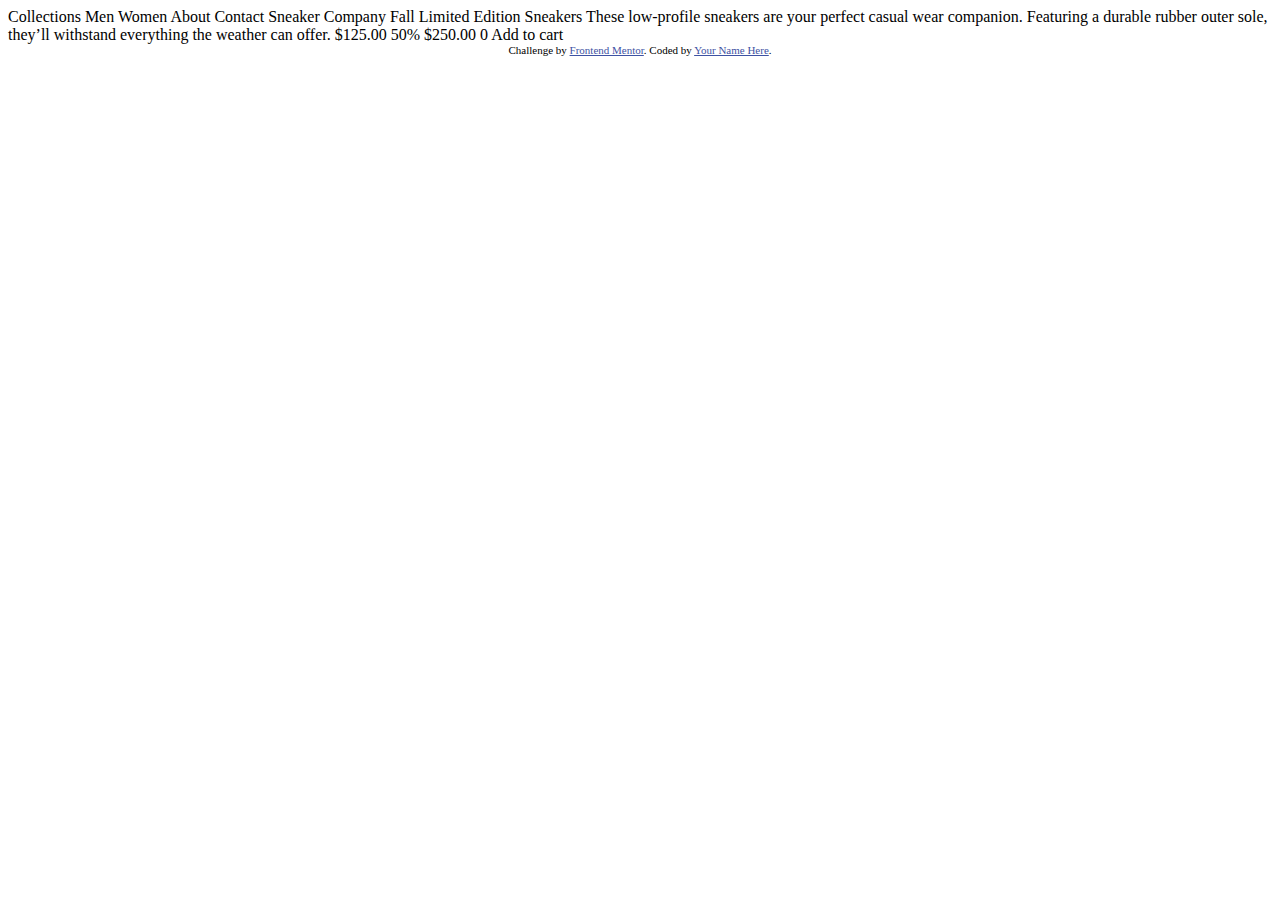
<file: ecommerce-product-page-main/index.html>
<!DOCTYPE html>
<html lang="en">
<head>
  <meta charset="UTF-8">
  <meta name="viewport" content="width=device-width, initial-scale=1.0"> <!-- displays site properly based on user's device -->

  <link rel="icon" type="image/png" sizes="32x32" href="./images/favicon-32x32.png">
  
  <title>Frontend Mentor | E-commerce product page</title>

  <!-- Feel free to remove these styles or customise in your own stylesheet 👍 -->
  <style>
    .attribution { font-size: 11px; text-align: center; }
    .attribution a { color: hsl(228, 45%, 44%); }
  </style>
</head>
<body>

  Collections
  Men
  Women
  About
  Contact

  Sneaker Company

  Fall Limited Edition Sneakers

  These low-profile sneakers are your perfect casual wear companion. Featuring a 
  durable rubber outer sole, they’ll withstand everything the weather can offer.

  $125.00
  50%
  $250.00

  0
  Add to cart
  
  <div class="attribution">
    Challenge by <a href="https://www.frontendmentor.io?ref=challenge" target="_blank">Frontend Mentor</a>. 
    Coded by <a href="#">Your Name Here</a>.
  </div>
</body>
</html>
</file>
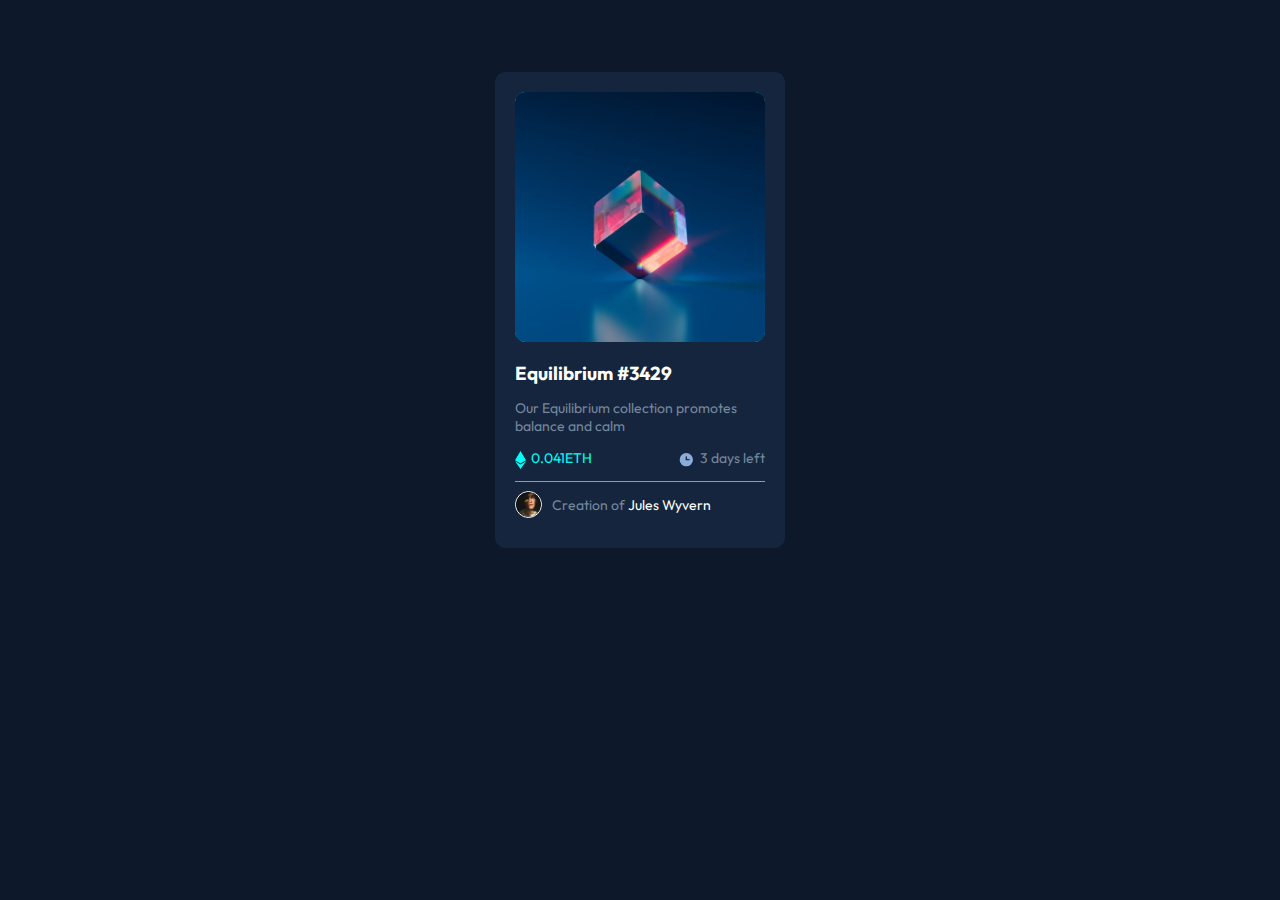
<file: NFT-card-preview/index.html>
<!DOCTYPE html>
<html lang="en">
<head>
    <meta charset="UTF-8">
    <meta http-equiv="X-UA-Compatible" content="IE=edge">
    <meta name="viewport" content="width=device-width, initial-scale=1.0">
    <title>NFT Preview</title>
    <link rel="preconnect" href="https://fonts.googleapis.com">
<link rel="preconnect" href="https://fonts.gstatic.com" crossorigin>
<link href="https://fonts.googleapis.com/css2?family=Outfit:wght@300;400;600&display=swap" rel="stylesheet">
    
<style>
    body {
        background-color: hsl(217, 54%, 11%);
        display: flex;
        justify-content: center;
        padding-top: 5%;
        font-family: 'Outfit';
    }

    p {
        font-size: 14px;
        color: hsl(214, 17%, 54%);
    }

    span {
        color: white;
    }

    h3 {
        margin-bottom: 0;
    }

    .card-div {  
        width: 250px;
        background-color: hsl(216, 50%, 16%);
        display: flex;
        flex-direction: column;
        justify-content: center;
        color: white;
        padding: 20px;
        border-radius: 10px;
    }

    .image-div {
        width: 250px;
        background: aqua;
        border-radius: 11px;
        display: flex;
        position: relative;
    }
    .image {
        width: 250px;
        border-radius: 10px;

    }

    .view-icon {
        display: none;
        position: absolute;
        bottom: 40%;
        right: 40%;
    }

    .image:hover {
        opacity: 0.5;
        cursor: pointer;
    }

    .image:hover + .view-icon {
        display: flex;
    }

    .text-div {
        display: flex;
        justify-content: space-between;
        
    }

    .detail-div {
      display: inline-flex;
      color: rgb(0, 255, 248);
      font-size: 14px;
    }

    .eth-icon, .clock-icon {
        margin-top: 2px;
        margin-right: 5px;
    }

    .time-div {
        display: flex;
        justify-content: flex-end;
        align-items: top;
        margin-top: 0;

    }

    .days {
       margin-top: 0;
    }

    .avatar-div {
        display: flex;
        align-items: center;
        border-top: 1px solid rgb(161, 149, 149);
    }

    .profile-pic {
        width: 25px;
        height: 25px;
        border-radius: 50%;
        border: 1px solid white;
        margin-right: 10px;
    }

    
</style>

</head>
<body>
    <div class="card-div">
        <div class="image-div">
            <img src="images/image-equilibrium.jpg" alt="Equi;ibrium Image" class="image">  
            <svg class="view-icon" width="48" height="48" xmlns="http://www.w3.org/2000/svg"><g fill="none" fill-rule="evenodd"><path d="M0 0h48v48H0z"/><path d="M24 9C14 9 5.46 15.22 2 24c3.46 8.78 12 15 22 15 10.01 0 18.54-6.22 22-15-3.46-8.78-11.99-15-22-15Zm0 25c-5.52 0-10-4.48-10-10s4.48-10 10-10 10 4.48 10 10-4.48 10-10 10Zm0-16c-3.31 0-6 2.69-6 6s2.69 6 6 6 6-2.69 6-6-2.69-6-6-6Z" fill="#FFF" fill-rule="nonzero"/></g></svg> 
        </div>
        
        <h3>Equilibrium #3429</h3>
        <p>Our Equilibrium collection promotes balance and calm</p>
        
        <div class="text-div">
            <div class="detail-div">
                <svg class="eth-icon" width="11" height="18" xmlns="http://www.w3.org/2000/svg"><path d="M11 10.216 5.5 18 0 10.216l5.5 3.263 5.5-3.262ZM5.5 0l5.496 9.169L5.5 12.43 0 9.17 5.5 0Z" fill="#00FFF8"/></svg>
                0.041ETH  
            </div>
            <div class="time-div">
                <svg class="clock-icon" width="17" height="17" xmlns="http://www.w3.org/2000/svg"><path d="M8.305 2.007a6.667 6.667 0 1 0 0 13.334 6.667 6.667 0 0 0 0-13.334Zm2.667 7.334H8.305a.667.667 0 0 1-.667-.667V6.007a.667.667 0 0 1 1.334 0v2h2a.667.667 0 0 1 0 1.334Z" fill="#8BACD9"/></svg>
                <p class="days">3 days left</p> 
            </div>

        </div>
        

        <div class="avatar-div">
            <img src="images/image-avatar.png" alt="profile picture" class="profile-pic">
            <p>Creation of <span>Jules Wyvern</span></p> 
        </div>
    </div>
    
    
    
</body>
</html>
</file>
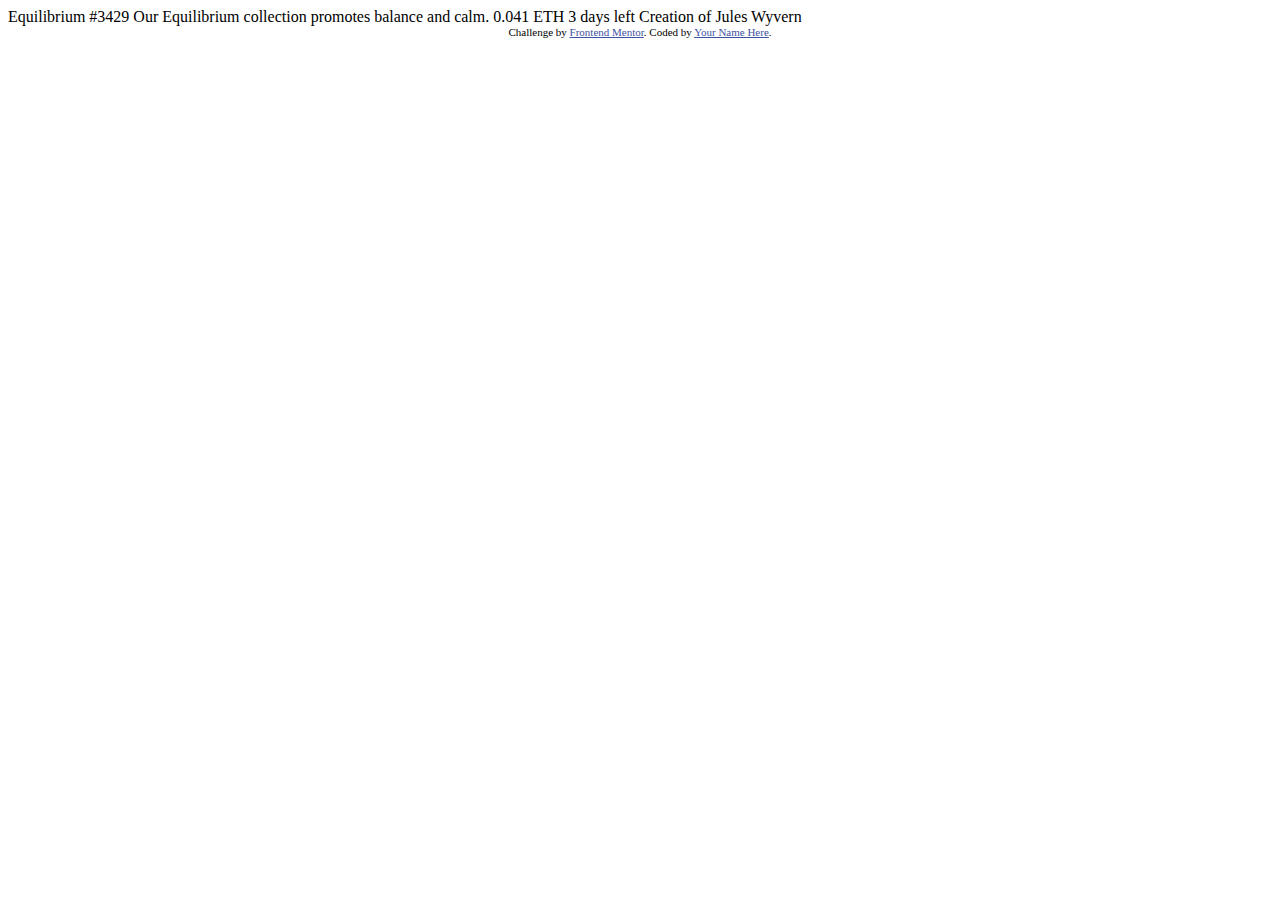
<file: NFT-card-preview/nft-preview-card-component-main/index.html>
<!DOCTYPE html>
<html lang="en">
<head>
  <meta charset="UTF-8">
  <meta name="viewport" content="width=device-width, initial-scale=1.0"> <!-- displays site properly based on user's device -->

  <link rel="icon" type="image/png" sizes="32x32" href="./images/favicon-32x32.png">
  
  <title>Frontend Mentor | NFT preview card component</title>

  <!-- Feel free to remove these styles or customise in your own stylesheet 👍 -->
  <style>
    .attribution { font-size: 11px; text-align: center; }
    .attribution a { color: hsl(228, 45%, 44%); }
  </style>
</head>
<body>

  Equilibrium #3429

  Our Equilibrium collection promotes balance and calm.

  0.041 ETH
  3 days left
  
  Creation of Jules Wyvern

  <div class="attribution">
    Challenge by <a href="https://www.frontendmentor.io?ref=challenge" target="_blank">Frontend Mentor</a>. 
    Coded by <a href="#">Your Name Here</a>.
  </div>
</body>
</html>
</file>
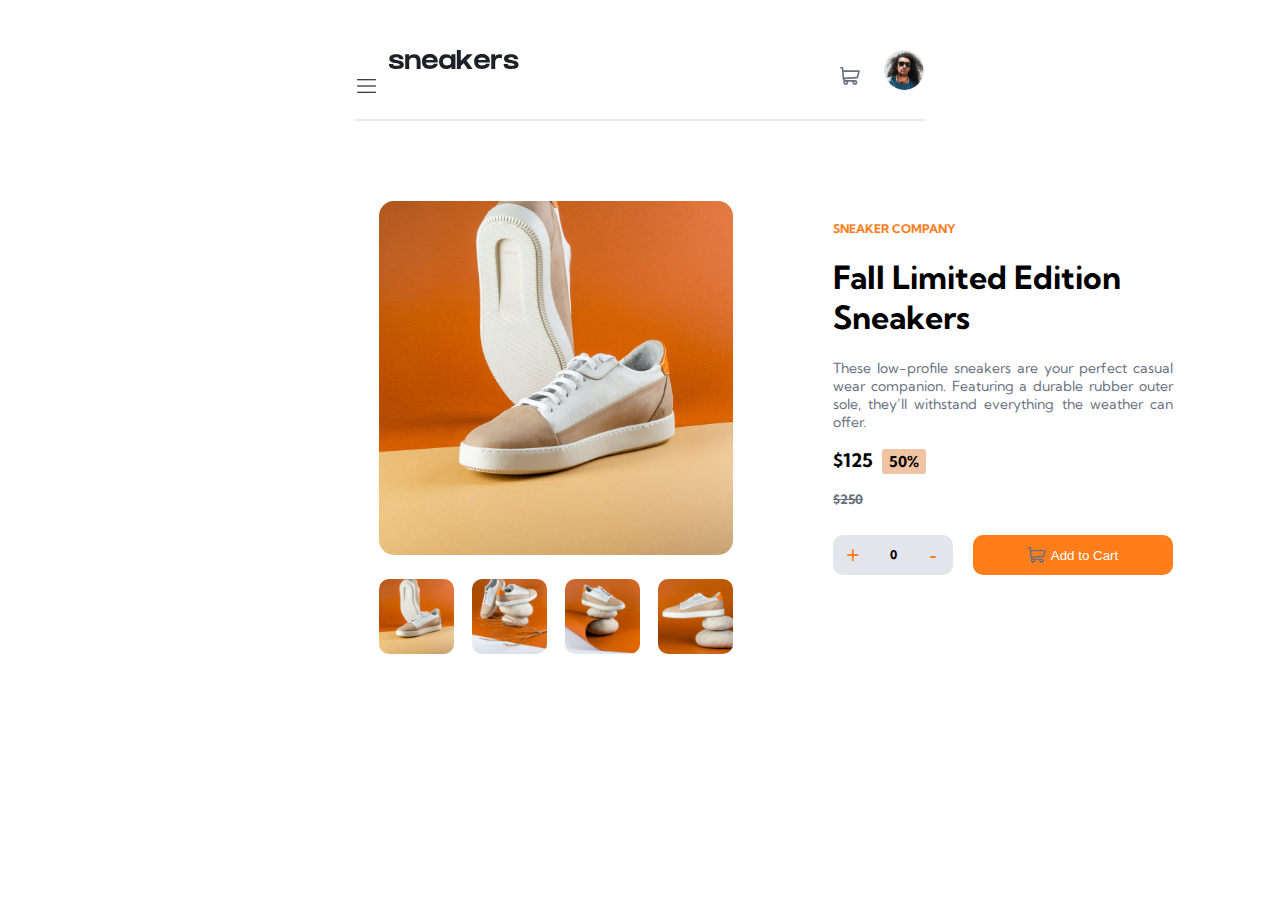
<file: ecommerce-product-page-main/page-index.html>
<!DOCTYPE html>
<html lang="en">
<head>
    <meta charset="UTF-8">
    <meta http-equiv="X-UA-Compatible" content="IE=edge">
    <meta name="viewport" content="width=device-width, initial-scale=1.0">
    <link rel="preconnect" href="https://fonts.googleapis.com">
    <link rel="preconnect" href="https://fonts.gstatic.com" crossorigin>
    <link href="https://fonts.googleapis.com/css2?family=Kumbh+Sans:wght@400;700&family=Outfit:wght@300;600&display=swap" rel="stylesheet">
    <link rel="stylesheet" href="style.css">
    <title>E-Commerce Product Page</title>
    
</head>
<body>
    <div class="header-div">
        <div class="left-div">
            <img src="images/hamburger-menu.svg" alt="hambergaer menu" class="hamberger-menu">
            <img src="images/logo.svg" alt="logo" class="logo">
            <li><a href="#">Collections</a></li>
            <li><a href="#">Men</a></li>
            <li><a href="#">Women</a></li>
            <li><a href="#">About</a></li>
            <li><a href="#">Contact</a></li>
        </div>
        <div class="right-div" id="right_div">
            <img src="images/icon-cart.svg" alt="Cart icon" class="cart-icon" id="cart_icon">
            <img src="images/image-avatar.png" alt="Profile pic" class="avatar-icon">

        </div>
        
    </div>
    <div class="body-div">
        <div class="product-image-div">
            <div class="main-product-image-div" id="main_product_image_div"></div>
            <div class="product-image-thumbnail-div">
                <img src="images/image-product-1-thumbnail.jpg" alt="" class="product-image-thumbnail" id="thumbnail1" onclick="viewImage(this)">
                <img src="images/image-product-2-thumbnail.jpg" alt="" class="product-image-thumbnail" id="thumbnail2" onclick="viewImage(this)">
                <img src="images/image-product-3-thumbnail.jpg" alt="" class="product-image-thumbnail" id="thumbnail3" onclick="viewImage(this)">
                <img src="images/image-product-4-thumbnail.jpg" alt="" class="product-image-thumbnail" id="thumbnail4" onclick="viewImage(this)">
            </div>
            
        </div>
        <div class="product-detail-div">
            <h5>SNEAKER COMPANY</h5>
            <H1 id="item_name">Fall Limited Edition Sneakers</H1>
            <p>These low-profile sneakers are your perfect casual wear companion. Featuring a 
                durable rubber outer sole, they’ll withstand everything the weather can offer.</p>

            <h3><span id="item_price">$125</span>   <span class="discount">50%</span></h3>
            <h4><s>$250</s></h4>
            <div class="button-div">
                <button id="plus_button" onclick="qtyFunction(this.id)">+</button>
                <h6 id="quantity">0</h6>
                <button id="minus_button" onclick="qtyFunction(this.id)">-</button>            
                <button id="add_to_cart_button"><img src="images/icon-cart.svg" alt="Cart image" class="cart-image">Add to Cart</button>
            </div>
           
        </div>
    </div>
    <script src="script.js"></script>
    
</body>
</html>
</file>
<file: ecommerce-product-page-main/style.css>
body {
    margin-left: 100px;
    margin-right: 100px;
    margin-top: 50px;
    font-family:"kumbh sans";
}

@media (max-width: 1420px) {
    a {
        display: none;
    }

    .left-div {
    width: 170px;
}
    .product-image-div {
        display: block;
    }
}

@media (min-width: 1419px) {
    .hamberger-menu {
        display: none;
    }
}

@media (min-width: 900px) {
    body {
        margin-left: 354px;
        margin-right: 354px;
    }
}



.header-div {
    display: flex;
    justify-content: space-between;
    border-bottom: 2px solid hsl(225, 19%, 92%);
    
}

.left-div {
    display: flex;
    align-items: center;
}

.hamberger-menu {
    width: 25px;
    margin-right: 10px;
    margin-bottom: -5px;
}

li {
    display: inline;
    margin-right: 20px;
    padding-bottom: 40px;
    margin-bottom: 0px;
}

li:hover {
    cursor: pointer;
    border-bottom: 4px solid hsl(26, 100%, 55%);
    
}

a {
    text-decoration: none;
    color: hsl(219, 9%, 45%);
}

.logo {
    margin-right: 50px;
    width: 130px;
    height: fit-content;
    padding-bottom: 50px;
}

h5 {
    color: hsl(26, 100%, 55%);
    font-size: 12px;
}

h4 {
    color: hsl(219, 9%, 45%);
    font-size: 13px;
    margin: 0px;
}  

p {
    text-align: justify;
    color: hsl(219, 9%, 45%);
    font-size: 14px;
}

.right-div {
    align-items: center;
}

.avatar-icon {
    width: 40px;
    margin-left: 20px;
    padding-right: 2px;
    border-radius: 50%;
}

.avatar-icon:hover {
    border: 1px solid hsl(26, 100%, 55%);
    cursor: pointer;
    width: 38px;
}

.cart-icon {
    width: 20px;
    padding-bottom: 5px;
    position:relative;
}

.cart-icon:hover {
    cursor: pointer;
}

.body-div {
    display: grid;
    grid-template-columns: 1fr 1fr;
    margin-top: 80px;
    padding-left: 25px;
}

.product-image-div {
    padding-right: 50px;
    
}

.main-product-image {
    width: 354px;
    border-radius: 15px;
    margin-bottom: 20px;
}

.product-image-thumbnail-div {
    width: 354px;
    display: flex;
    justify-content: space-between;
}

.product-image-thumbnail {
    width: 75px;
    border-radius: 10px;
}


.product-image-thumbnail:hover {
    opacity: 0.6;
}


.product-detail-div {
    padding-left: 50px;
}

.discount {
    font-size: 15px;
    background-color: hsl(25, 72%, 79%);
    padding: 3px 7px 3px 7px;
    margin-left: 5px;
    border-radius: 3px;
}

#quantity {
    background-color: hsl(229, 23%, 91%);
    height: 40px;
    width: 40px;
    line-height: 40px;
    font-size: 12px;
}

.button-div {
    display: flex;
    align-items: center;
    text-align: center;
}

#plus_button, #minus_button {
    width: 40px;
    height: 40px;
    background-color:hsl(229, 23%, 91%) ;
    border: none;
    color:hsl(26, 100%, 55%) ;
    font-size: 23px;
   
}

#plus_button {
    border-top-left-radius: 10px;
    border-bottom-left-radius: 10px;
}

#minus_button {
    border-top-right-radius: 10px;
    border-bottom-right-radius: 10px;
    margin-right: 20px;
}

#add_to_cart_button {
    display: flex;
    justify-content: center;
    height: 40px;
    width: 200px;
    border: none;
    border-radius: 10px;
    text-align: center;
    align-items: center;
    color: white;
    background-color: hsl(26, 100%, 55%);
}

.cart-image {
    color: white;
    width: 18px;
    padding-right: 5px;
}

.cart-menu {
    width: 280px;
    border-radius: 10px;
    position: absolute;
    right: 280px;
    text-align: center;
    box-shadow: 0px 0px 10px rgb(96, 94, 94);
    border: 1px solid grey;
    background-color: white;
    padding-top: 15px;
    font-style: bold;
    color: grey;
    font-size: 13px;
}

.cart-items {
    display: flex;
    margin-top: 20px;
    padding-top: 40px;
    padding-bottom: 40px;
    padding-left: 10px;
    border-top: 1px solid grey;
    text-align: left;
}

.zoomed-image-div {
    position: fixed;
    top: 0px;
    bottom: 0px;
    left: 0px;
    right: 0px;
    background-color: black;
    opacity: 0.7;
}

.zoomed-image {
    width: 500px;
    border-radius: 15px;
    position: fixed;
    top: 100px;
    left: 500px;
    
}

.close-icon {
    position: fixed;
    top: 250px;
    left: 250px;
    width: 15px;
    height: 15px;
}

@media (max-width: 1200px) {
    body {
        margin-left: 10px;
        margin-right: 10px;
        
    };

    .body-div {
        display: block;
        width: 355px;
    }  
    .product-image-div, .product-detail-div {
        display: block;
        padding-left: 0px;
    }
}
</file>
